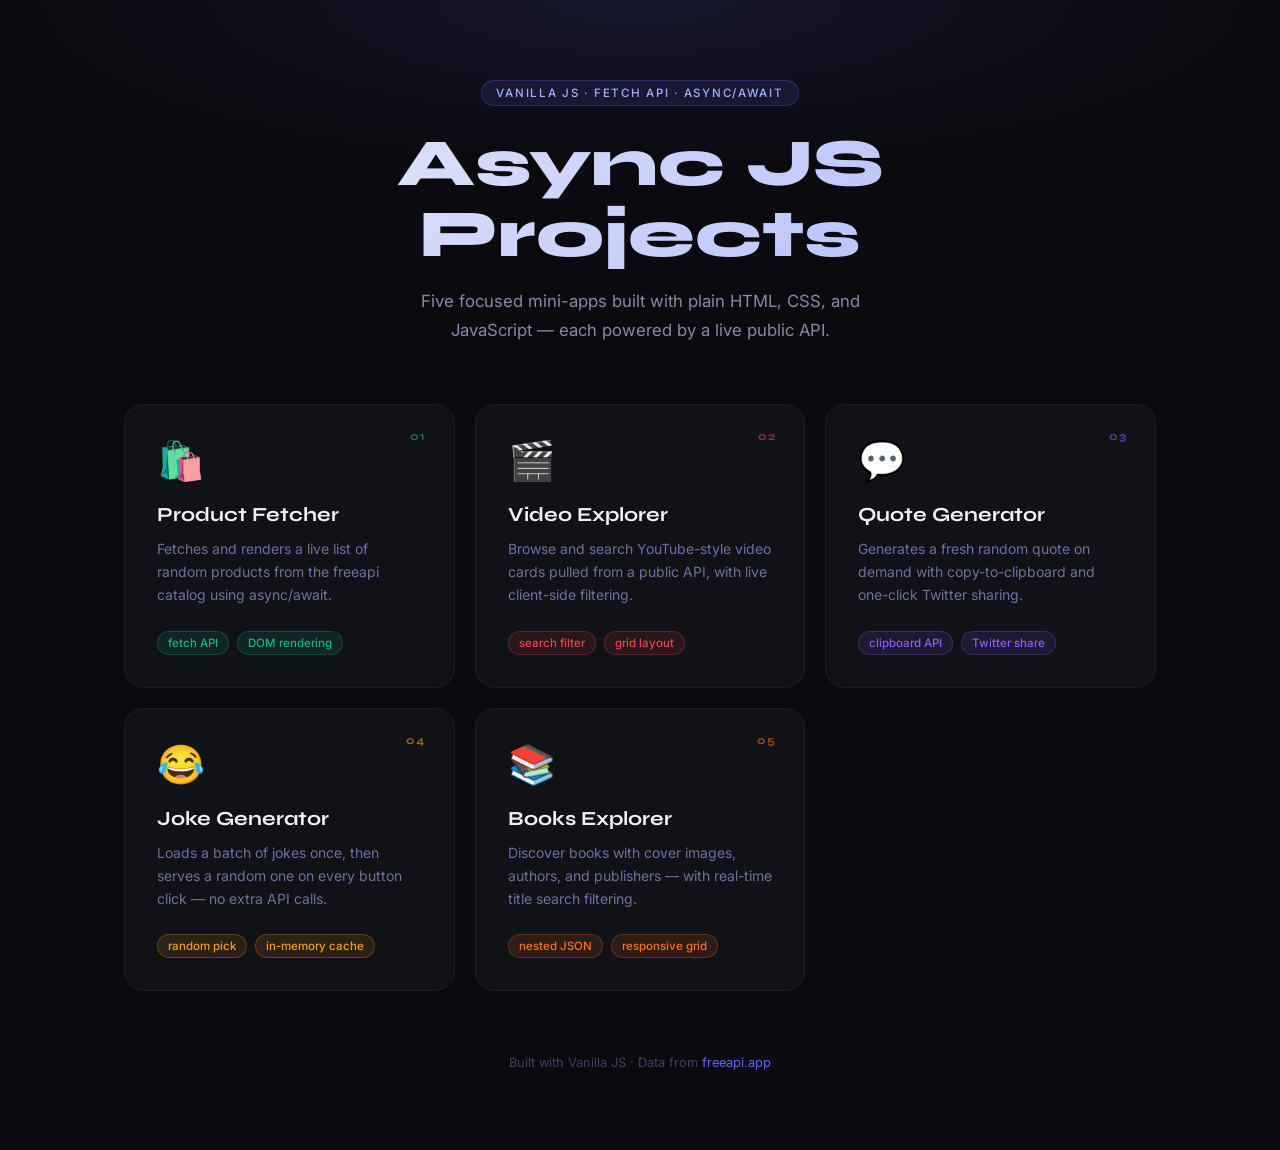
<file: index.html>
<!doctype html>
<html lang="en">
  <head>
    <meta charset="UTF-8" />
    <meta name="viewport" content="width=device-width, initial-scale=1.0" />
    <title>Async JS Projects — Hub</title>
    <link rel="preconnect" href="https://fonts.googleapis.com" />
    <link rel="preconnect" href="https://fonts.gstatic.com" crossorigin />
    <link
      href="https://fonts.googleapis.com/css2?family=Syne:wght@600;700;800&family=Inter:wght@300;400;500&display=swap"
      rel="stylesheet"
    />
    <style>
      *,
      *::before,
      *::after {
        box-sizing: border-box;
        margin: 0;
        padding: 0;
      }

      :root {
        --bg: #0a0a0f;
        --surface: #111118;
        --border: #1e1e2a;
        --text: #f0f0f8;
        --muted: #7070888;
      }

      html {
        scroll-behavior: smooth;
      }

      body {
        font-family: "Inter", sans-serif;
        background: var(--bg);
        color: var(--text);
        min-height: 100vh;
        padding: 0 0 80px;
      }

      /* ── HEADER ── */
      .hub-header {
        text-align: center;
        padding: 80px 24px 60px;
        position: relative;
      }

      .hub-header::before {
        content: "";
        position: absolute;
        inset: 0;
        background: radial-gradient(
          ellipse 70% 60% at 50% 0%,
          rgba(99, 102, 241, 0.12) 0%,
          transparent 70%
        );
        pointer-events: none;
      }

      .hub-eyebrow {
        display: inline-block;
        font-family: "Inter", sans-serif;
        font-size: 0.72rem;
        font-weight: 500;
        letter-spacing: 0.15em;
        text-transform: uppercase;
        color: #a5b4fc;
        background: rgba(99, 102, 241, 0.12);
        border: 1px solid rgba(99, 102, 241, 0.25);
        padding: 5px 14px;
        border-radius: 20px;
        margin-bottom: 22px;
      }

      .hub-title {
        font-family: "Syne", sans-serif;
        font-size: clamp(2.4rem, 6vw, 4.2rem);
        font-weight: 800;
        line-height: 1.05;
        margin-bottom: 18px;
        background: linear-gradient(135deg, #f0f0f8 0%, #a5b4fc 100%);
        -webkit-background-clip: text;
        -webkit-text-fill-color: transparent;
        background-clip: text;
      }

      .hub-subtitle {
        font-size: 1.05rem;
        color: #8888aa;
        max-width: 520px;
        margin: 0 auto;
        line-height: 1.7;
      }

      /* ── GRID ── */
      .projects-grid {
        display: grid;
        grid-template-columns: repeat(auto-fill, minmax(300px, 1fr));
        gap: 20px;
        max-width: 1080px;
        margin: 0 auto;
        padding: 0 24px;
      }

      /* ── PROJECT CARD ── */
      .project-card {
        position: relative;
        display: block;
        text-decoration: none;
        background: var(--surface);
        border: 1px solid var(--border);
        border-radius: 20px;
        padding: 32px;
        overflow: hidden;
        transition:
          transform 0.28s ease,
          box-shadow 0.28s ease,
          border-color 0.28s ease;
        cursor: pointer;
      }

      .project-card::before {
        content: "";
        position: absolute;
        inset: 0;
        opacity: 0;
        transition: opacity 0.28s ease;
        border-radius: 20px;
      }

      .project-card:hover {
        transform: translateY(-5px);
      }

      .project-card:hover::before {
        opacity: 1;
      }

      /* Per-project accent colors */
      .card--products {
        --card-accent: #10b981;
        --card-glow: rgba(16, 185, 129, 0.12);
      }
      .card--youtube {
        --card-accent: #ef4444;
        --card-glow: rgba(239, 68, 68, 0.12);
      }
      .card--quotes {
        --card-accent: #8b5cf6;
        --card-glow: rgba(139, 92, 246, 0.12);
      }
      .card--jokes {
        --card-accent: #f59e0b;
        --card-glow: rgba(245, 158, 11, 0.12);
      }
      .card--books {
        --card-accent: #f97316;
        --card-glow: rgba(249, 115, 22, 0.12);
      }

      .project-card::before {
        background: radial-gradient(
          circle at top left,
          var(--card-glow),
          transparent 65%
        );
      }
      .project-card:hover {
        border-color: var(--card-accent);
        box-shadow: 0 0 30px
          color-mix(in srgb, var(--card-accent) 15%, transparent);
      }

      .card-icon {
        font-size: 2.4rem;
        margin-bottom: 18px;
        display: block;
      }

      .card-number {
        position: absolute;
        top: 24px;
        right: 28px;
        font-family: "Syne", sans-serif;
        font-size: 0.72rem;
        font-weight: 700;
        letter-spacing: 0.1em;
        color: var(--card-accent);
        opacity: 0.6;
      }

      .card-title {
        font-family: "Syne", sans-serif;
        font-size: 1.25rem;
        font-weight: 700;
        color: var(--text);
        margin-bottom: 10px;
      }

      .card-desc {
        font-size: 0.875rem;
        color: #7070a0;
        line-height: 1.65;
        margin-bottom: 24px;
      }

      .card-tag-row {
        display: flex;
        gap: 8px;
        flex-wrap: wrap;
      }

      .card-tag {
        font-size: 0.72rem;
        font-weight: 500;
        padding: 4px 10px;
        border-radius: 20px;
        background: color-mix(in srgb, var(--card-accent) 12%, transparent);
        color: var(--card-accent);
        border: 1px solid
          color-mix(in srgb, var(--card-accent) 25%, transparent);
      }

      .card-arrow {
        position: absolute;
        bottom: 28px;
        right: 28px;
        font-size: 1rem;
        color: var(--card-accent);
        opacity: 0;
        transform: translateX(-6px);
        transition:
          opacity 0.22s ease,
          transform 0.22s ease;
      }

      .project-card:hover .card-arrow {
        opacity: 1;
        transform: translateX(0);
      }

      /* ── FOOTER ── */
      .hub-footer {
        text-align: center;
        margin-top: 64px;
        font-size: 0.8rem;
        color: #404060;
      }

      /* ── RESPONSIVE ── */
      @media (max-width: 600px) {
        .hub-header {
          padding: 60px 20px 44px;
        }
        .projects-grid {
          grid-template-columns: 1fr;
          padding: 0 16px;
          gap: 14px;
        }
        .project-card {
          padding: 26px 24px 52px;
        }
      }
    </style>
  </head>
  <body>
    <header class="hub-header">
      <span class="hub-eyebrow">Vanilla JS · Fetch API · async/await</span>
      <h1 class="hub-title">Async JS<br />Projects</h1>
      <p class="hub-subtitle">
        Five focused mini-apps built with plain HTML, CSS, and JavaScript — each
        powered by a live public API.
      </p>
    </header>

    <main class="projects-grid">
      <a
        href="./product-fetcher/index.html"
        class="project-card card--products"
      >
        <span class="card-number">01</span>
        <span class="card-icon">🛍️</span>
        <h2 class="card-title">Product Fetcher</h2>
        <p class="card-desc">
          Fetches and renders a live list of random products from the freeapi
          catalog using async/await.
        </p>
        <div class="card-tag-row">
          <span class="card-tag">fetch API</span>
          <span class="card-tag">DOM rendering</span>
        </div>
        <span class="card-arrow">→</span>
      </a>

      <a href="./video-explorer/index.html" class="project-card card--youtube">
        <span class="card-number">02</span>
        <span class="card-icon">🎬</span>
        <h2 class="card-title">Video Explorer</h2>
        <p class="card-desc">
          Browse and search YouTube-style video cards pulled from a public API,
          with live client-side filtering.
        </p>
        <div class="card-tag-row">
          <span class="card-tag">search filter</span>
          <span class="card-tag">grid layout</span>
        </div>
        <span class="card-arrow">→</span>
      </a>

      <a href="./quote-generator/index.html" class="project-card card--quotes">
        <span class="card-number">03</span>
        <span class="card-icon">💬</span>
        <h2 class="card-title">Quote Generator</h2>
        <p class="card-desc">
          Generates a fresh random quote on demand with copy-to-clipboard and
          one-click Twitter sharing.
        </p>
        <div class="card-tag-row">
          <span class="card-tag">clipboard API</span>
          <span class="card-tag">Twitter share</span>
        </div>
        <span class="card-arrow">→</span>
      </a>

      <a href="./joke-generator/index.html" class="project-card card--jokes">
        <span class="card-number">04</span>
        <span class="card-icon">😂</span>
        <h2 class="card-title">Joke Generator</h2>
        <p class="card-desc">
          Loads a batch of jokes once, then serves a random one on every button
          click — no extra API calls.
        </p>
        <div class="card-tag-row">
          <span class="card-tag">random pick</span>
          <span class="card-tag">in-memory cache</span>
        </div>
        <span class="card-arrow">→</span>
      </a>

      <a href="./books-explorer/index.html" class="project-card card--books">
        <span class="card-number">05</span>
        <span class="card-icon">📚</span>
        <h2 class="card-title">Books Explorer</h2>
        <p class="card-desc">
          Discover books with cover images, authors, and publishers — with
          real-time title search filtering.
        </p>
        <div class="card-tag-row">
          <span class="card-tag">nested JSON</span>
          <span class="card-tag">responsive grid</span>
        </div>
        <span class="card-arrow">→</span>
      </a>
    </main>

    <footer class="hub-footer">
      <p>
        Built with Vanilla JS · Data from
        <a
          href="https://freeapi.app"
          style="color: #6366f1; text-decoration: none"
          >freeapi.app</a
        >
      </p>
    </footer>
  </body>
</html>
</file>
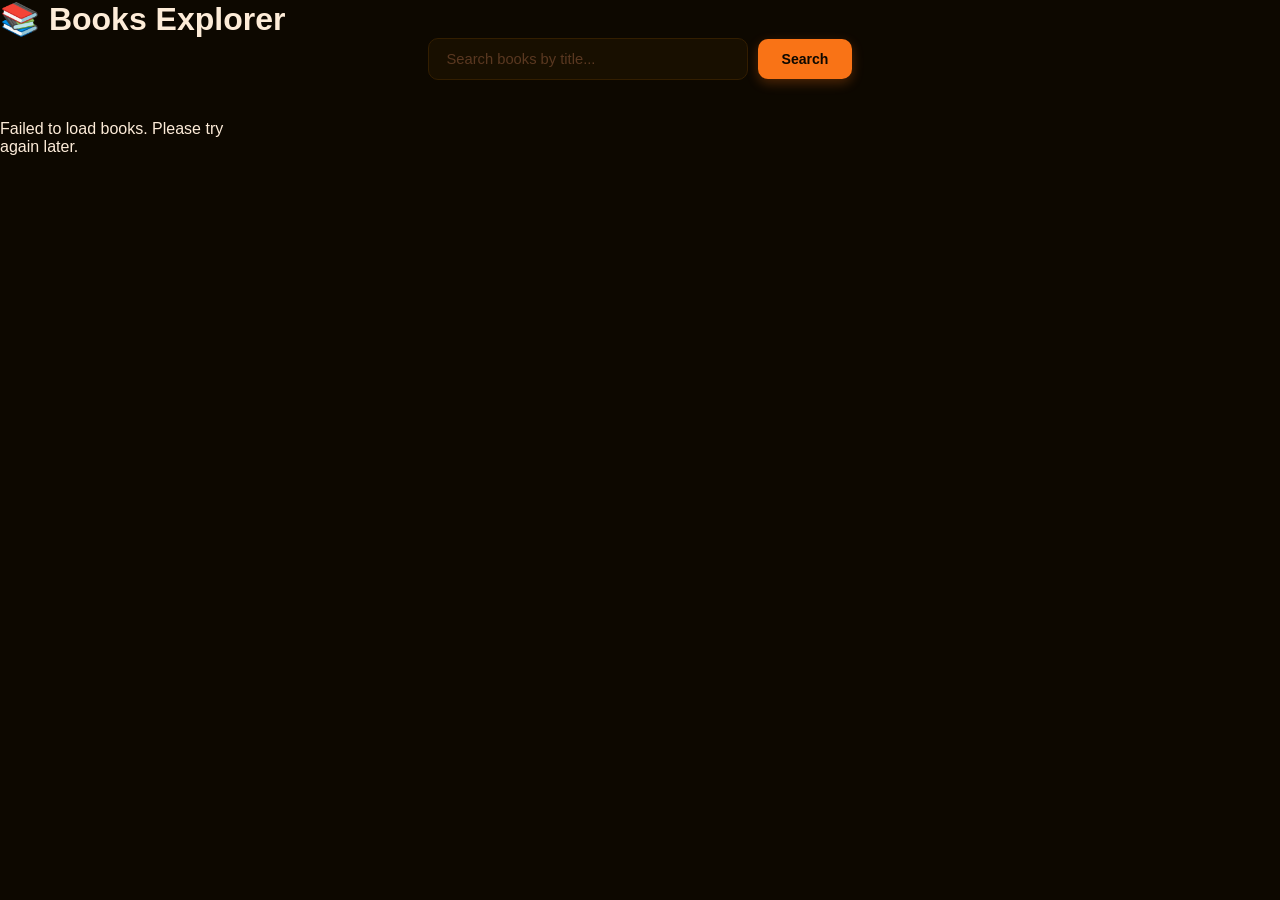
<file: books-explorer/index.html>
<!doctype html>
<html lang="en">
  <head>
    <meta charset="UTF-8" />
    <meta name="viewport" content="width=device-width, initial-scale=1.0" />
    <title>📚 Books Explorer</title>
    <link rel="stylesheet" href="./style.css" />
  </head>
  <body>
    <h1>📚 Books Explorer</h1>

    <div class="search-bar">
      <input id="query" type="text" placeholder="Search books by title..." />
      <button id="searchbtn">Search</button>
    </div>

    <div id="container"></div>

    <script src="./app.js"></script>
  </body>
</html>
</file>
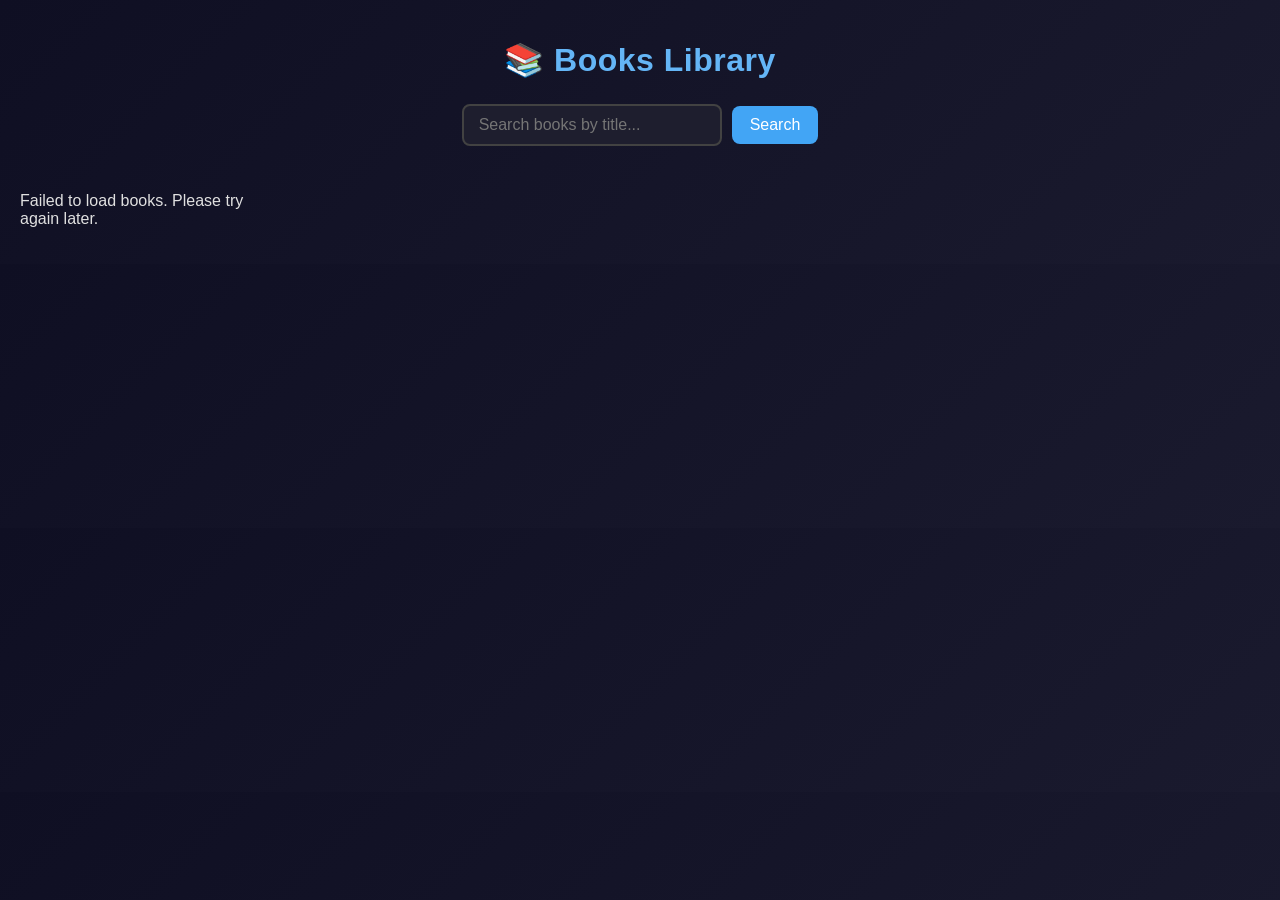
<file: books-library/index.html>
<!doctype html>
<html lang="en">
  <head>
    <meta charset="UTF-8" />
    <meta name="viewport" content="width=device-width, initial-scale=1.0" />
    <title>📚 Books Library</title>
    <link rel="stylesheet" href="./style.css" />
  </head>
  <body>
    <h1>📚 Books Library</h1>

    <div class="search-bar">
      <input id="query" type="text" placeholder="Search books by title..." />
      <button id="searchbtn">Search</button>
    </div>

    <div id="container"></div>

    <script src="./app.js"></script>
  </body>
</html>
</file>
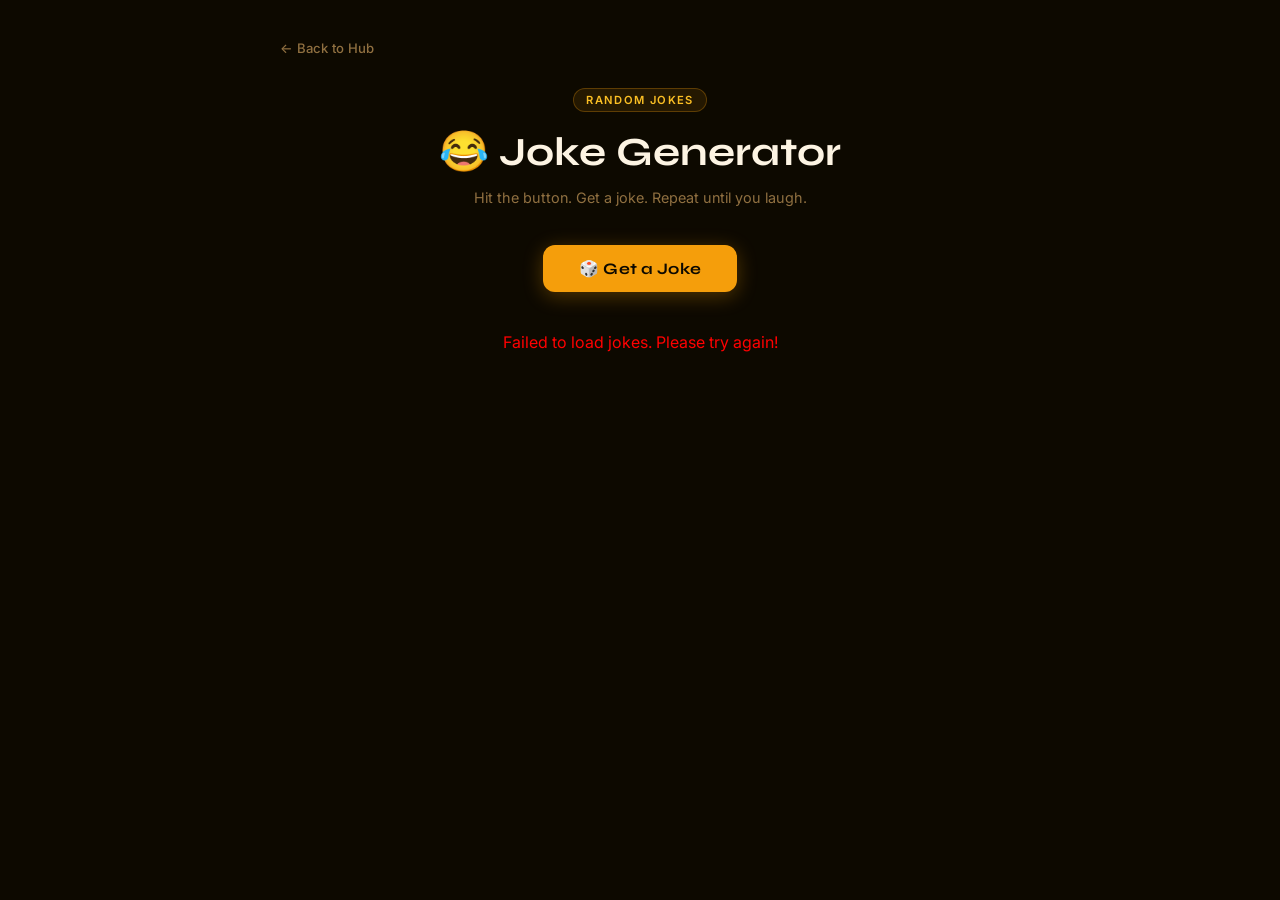
<file: joke-generator/index.html>
<!doctype html>
<html lang="en">
  <head>
    <meta charset="UTF-8" />
    <meta name="viewport" content="width=device-width, initial-scale=1.0" />
    <title>Joke Generator</title>
    <link rel="preconnect" href="https://fonts.googleapis.com" />
    <link rel="preconnect" href="https://fonts.gstatic.com" crossorigin />
    <link
      href="https://fonts.googleapis.com/css2?family=Syne:wght@600;700&family=Inter:wght@400;500;600&display=swap"
      rel="stylesheet"
    />
    <link rel="stylesheet" href="./style.css" />
  </head>
  <body>
    <div class="page-wrapper">
      <a href="../index.html" class="back-link">← Back to Hub</a>

      <header class="page-header">
        <div class="header-badge">Random Jokes</div>
        <h1>😂 Joke Generator</h1>
        <p class="header-sub">
          Hit the button. Get a joke. Repeat until you laugh.
        </p>
      </header>

      <button id="jokebtn">🎲 Get a Joke</button>

      <div id="jokeContainer"></div>
    </div>

    <script src="./app.js"></script>
  </body>
</html>
</file>
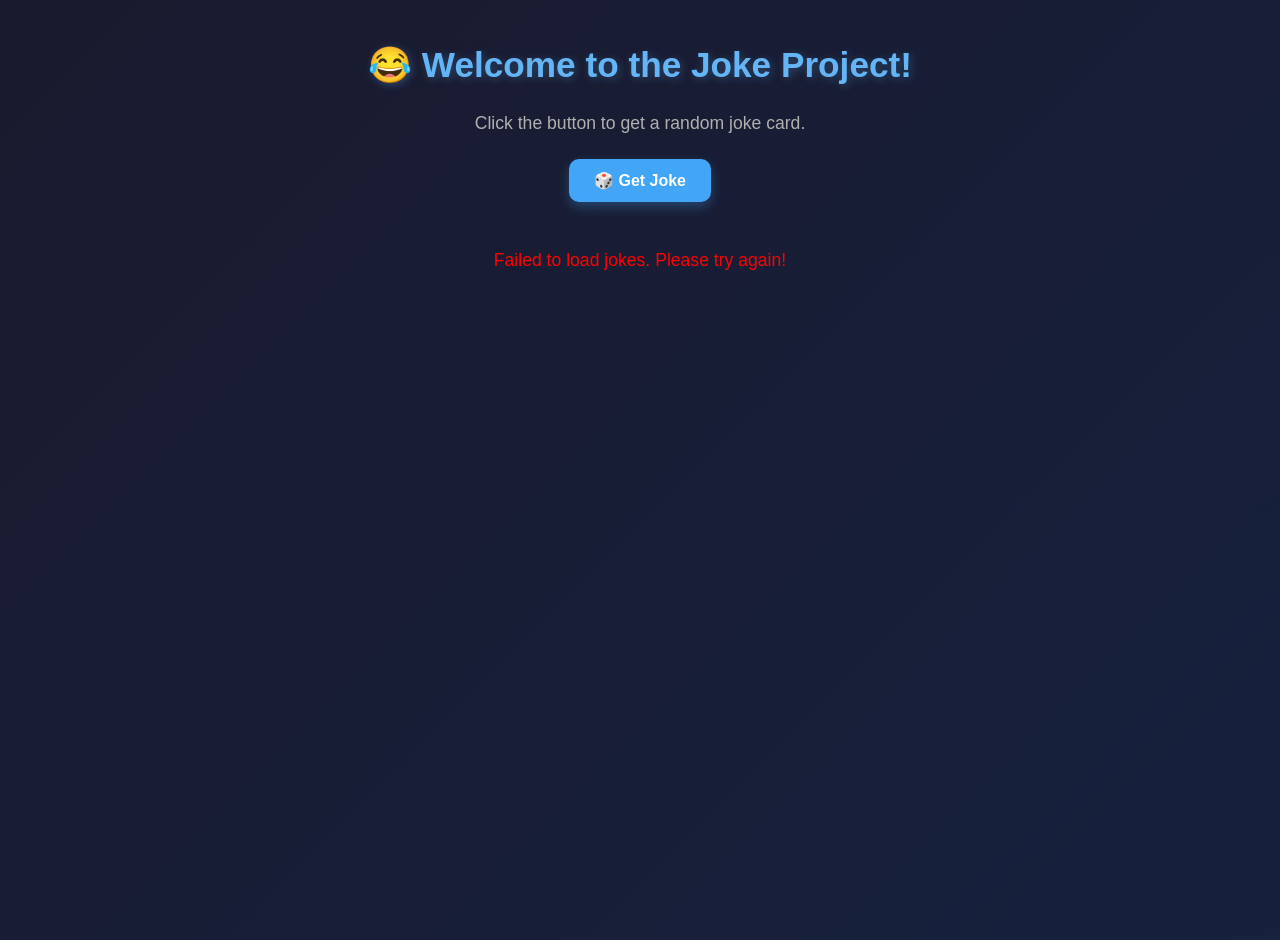
<file: joke-project/index.html>
<!doctype html>
<html lang="en">
  <head>
    <meta charset="UTF-8" />
    <meta name="viewport" content="width=device-width, initial-scale=1.0" />
    <title>Joke Project</title>
    <link rel="stylesheet" href="./style.css" />
  </head>
  <body>
    <h1>😂 Welcome to the Joke Project!</h1>
    <p>Click the button to get a random joke card.</p>
    <button id="jokebtn">🎲 Get Joke</button>

    <div id="jokeContainer"></div>

    <script src="./app.js"></script>
  </body>
</html>
</file>
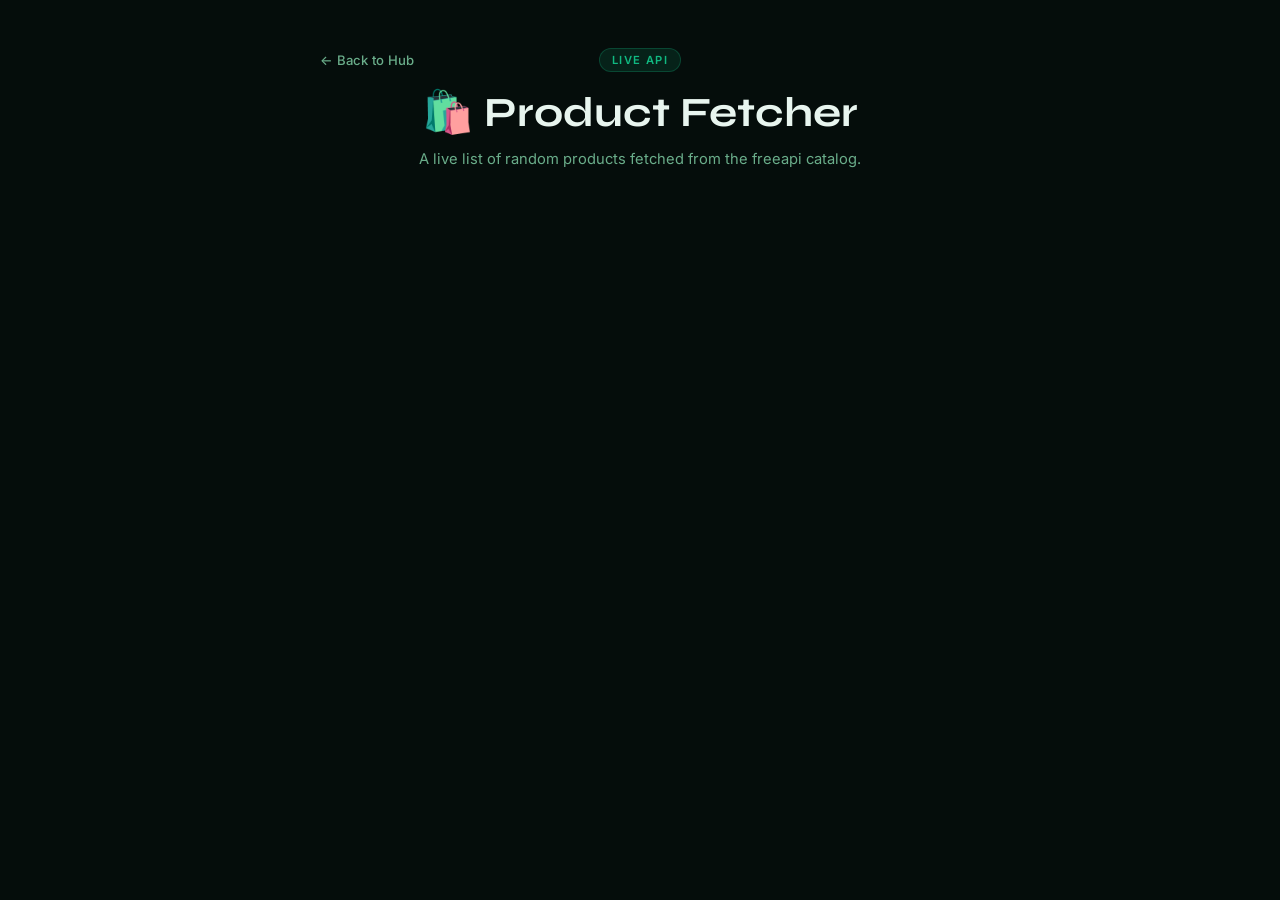
<file: product-fetcher/index.html>
<!doctype html>
<html lang="en">
  <head>
    <meta charset="UTF-8" />
    <meta name="viewport" content="width=device-width, initial-scale=1.0" />
    <title>Product Fetcher</title>
    <link rel="preconnect" href="https://fonts.googleapis.com" />
    <link rel="preconnect" href="https://fonts.gstatic.com" crossorigin />
    <link
      href="https://fonts.googleapis.com/css2?family=Syne:wght@600;700&family=Inter:wght@400;500;600&display=swap"
      rel="stylesheet"
    />
    <link rel="stylesheet" href="./style.css" />
  </head>
  <body>
    <div class="page-wrapper">
      <header class="page-header">
        <a href="../index.html" class="back-link">← Back to Hub</a>
        <div class="header-badge">Live API</div>
        <h1>🛍️ Product Fetcher</h1>
        <p class="header-sub">
          A live list of random products fetched from the freeapi catalog.
        </p>
      </header>

      <main class="main-content">
        <ul id="ul"></ul>
      </main>
    </div>

    <script src="./app.js"></script>
  </body>
</html>
</file>
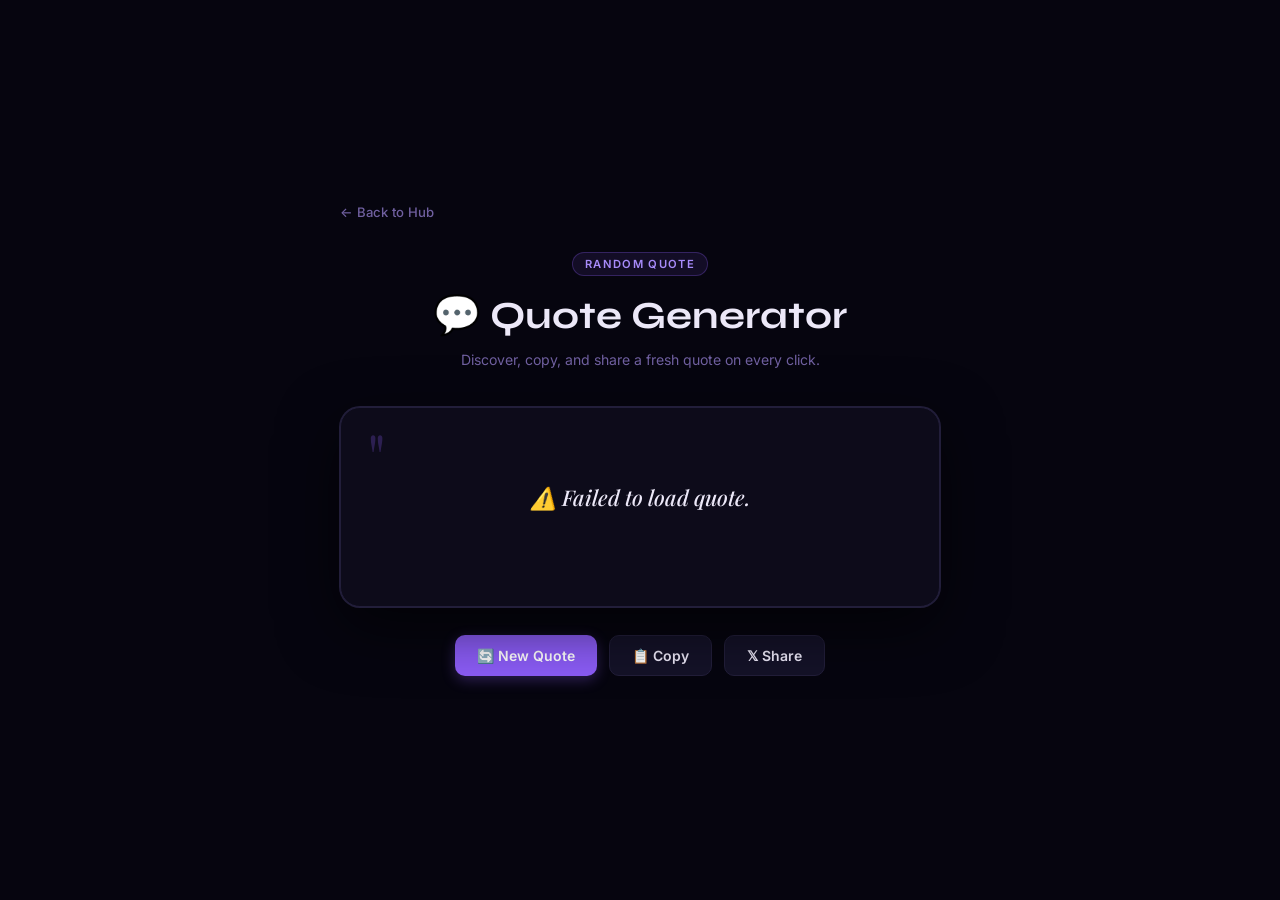
<file: quote-generator/index.html>
<!doctype html>
<html lang="en">
  <head>
    <meta charset="UTF-8" />
    <meta name="viewport" content="width=device-width, initial-scale=1.0" />
    <title>Quote Generator</title>
    <link rel="preconnect" href="https://fonts.googleapis.com" />
    <link rel="preconnect" href="https://fonts.gstatic.com" crossorigin />
    <link
      href="https://fonts.googleapis.com/css2?family=Syne:wght@600;700&family=Playfair+Display:ital,wght@0,600;1,500&family=Inter:wght@400;500;600&display=swap"
      rel="stylesheet"
    />
    <link rel="stylesheet" href="./style.css" />
  </head>
  <body>
    <div class="page-wrapper">
      <a href="../index.html" class="back-link">← Back to Hub</a>

      <header class="page-header">
        <div class="header-badge">Random Quote</div>
        <h1>💬 Quote Generator</h1>
        <p class="header-sub">
          Discover, copy, and share a fresh quote on every click.
        </p>
      </header>

      <div id="container" class="quote-card"></div>

      <div class="btn-box">
        <button id="btn">🔄 New Quote</button>
        <button id="copyBtn">📋 Copy</button>
        <button id="twitterBtn">𝕏 Share</button>
      </div>
    </div>

    <script src="./app.js"></script>
  </body>
</html>
</file>
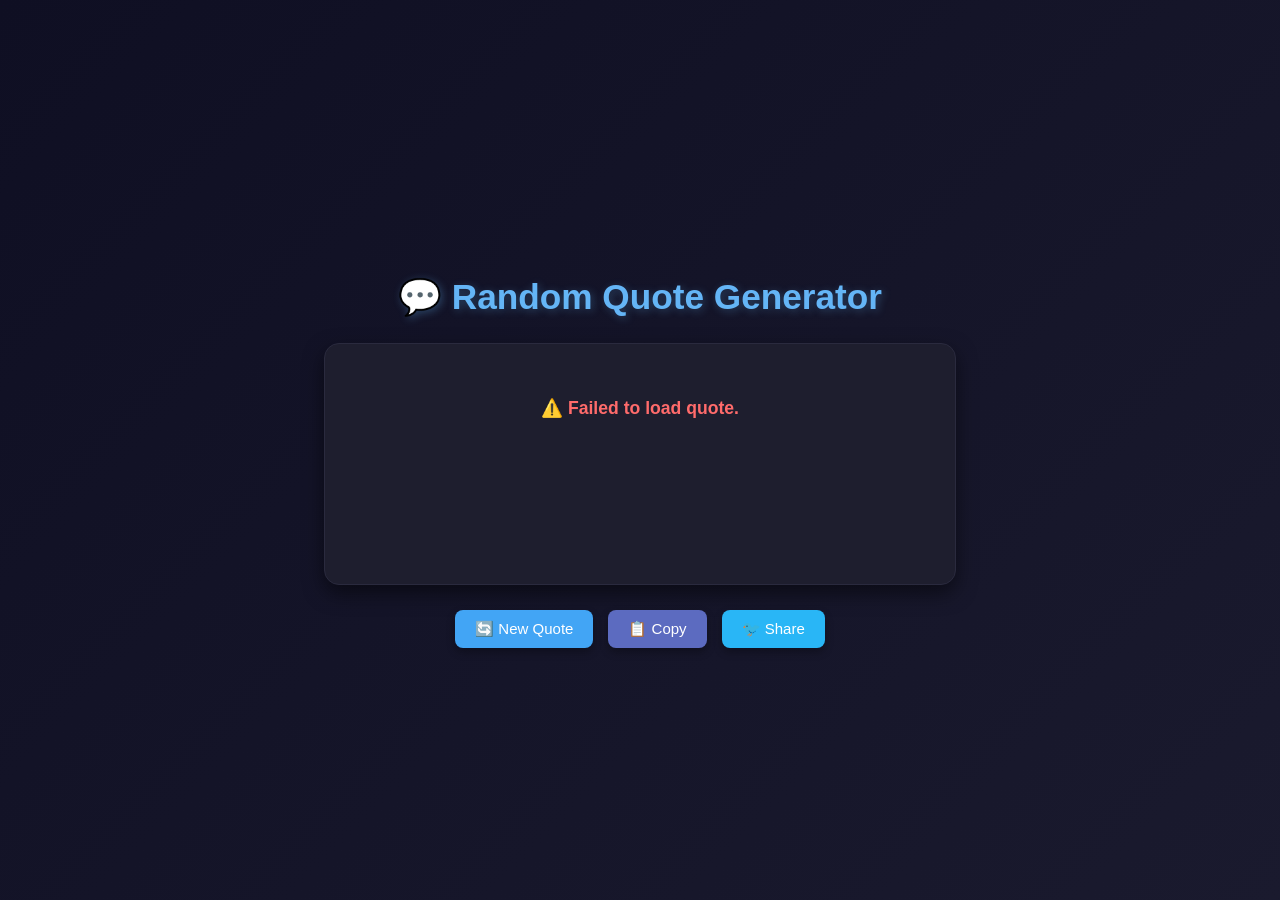
<file: random-quote/index.html>
<!doctype html>
<html lang="en">
  <head>
    <meta charset="UTF-8" />
    <meta name="viewport" content="width=device-width, initial-scale=1.0" />
    <title>Random Quote</title>
    <link rel="stylesheet" href="./style.css" />
  </head>
  <body>
    <h1>💬 Random Quote Generator</h1>

    <div id="container"></div>

    <div class="btn-box">
      <button id="btn">🔄 New Quote</button>
      <button id="copyBtn">📋 Copy</button>
      <button id="twitterBtn">🐦 Share</button>
    </div>

    <script src="./app.js"></script>
  </body>
</html>
</file>
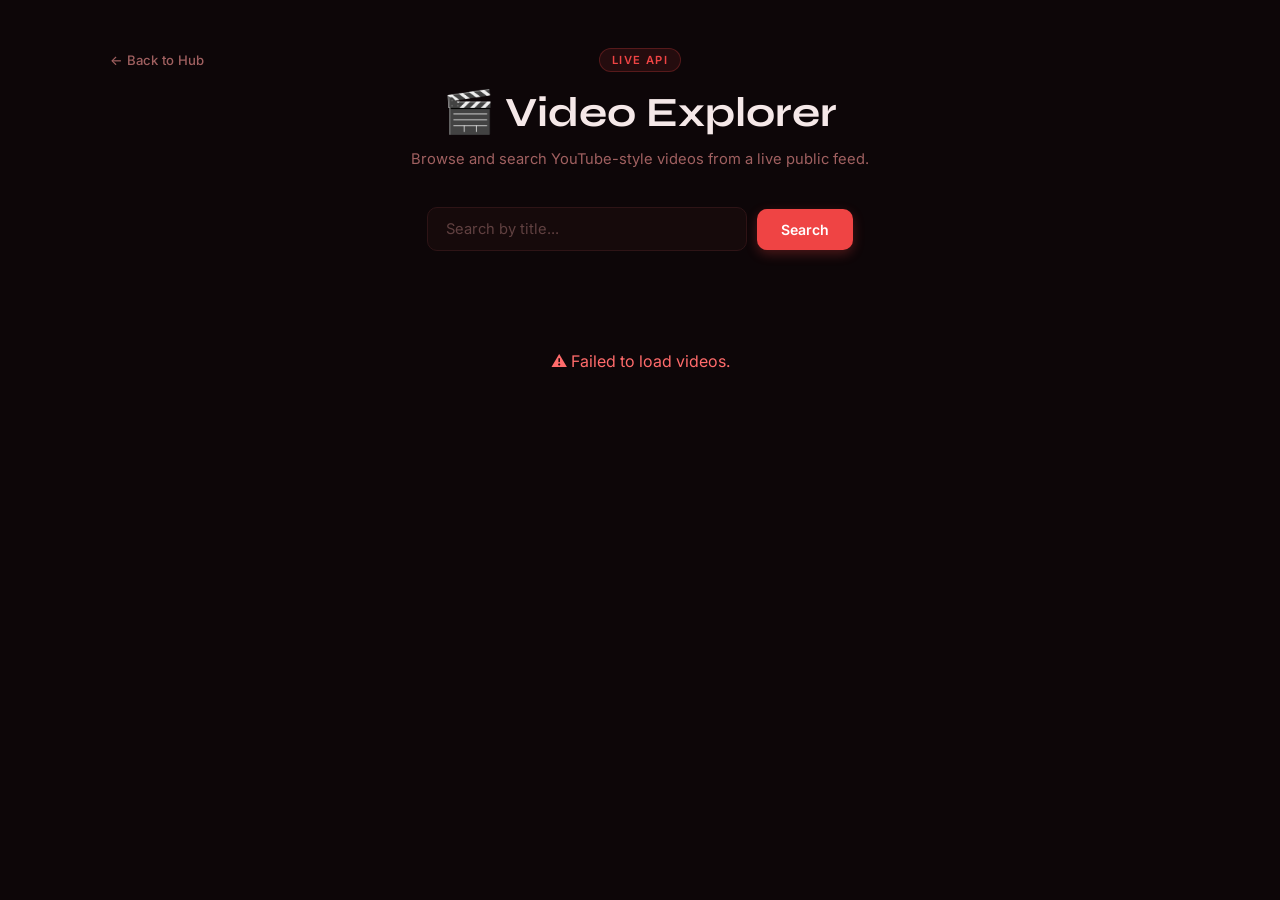
<file: video-explorer/index.html>
<!doctype html>
<html lang="en">
  <head>
    <meta charset="UTF-8" />
    <meta name="viewport" content="width=device-width, initial-scale=1.0" />
    <title>Video Explorer</title>
    <link rel="preconnect" href="https://fonts.googleapis.com" />
    <link rel="preconnect" href="https://fonts.gstatic.com" crossorigin />
    <link
      href="https://fonts.googleapis.com/css2?family=Syne:wght@600;700&family=Inter:wght@400;500;600&display=swap"
      rel="stylesheet"
    />
    <link rel="stylesheet" href="./style.css" />
  </head>
  <body>
    <div class="page-wrapper">
      <header class="page-header">
        <a href="../index.html" class="back-link">← Back to Hub</a>
        <div class="header-badge">Live API</div>
        <h1>🎬 Video Explorer</h1>
        <p class="header-sub">
          Browse and search YouTube-style videos from a live public feed.
        </p>
      </header>

      <div class="search-box">
        <input
          id="query"
          type="text"
          placeholder="Search by title..."
          autocomplete="off"
        />
        <button id="searchbtn">Search</button>
      </div>

      <main id="video-container"></main>
    </div>

    <script src="./app.js"></script>
  </body>
</html>
</file>
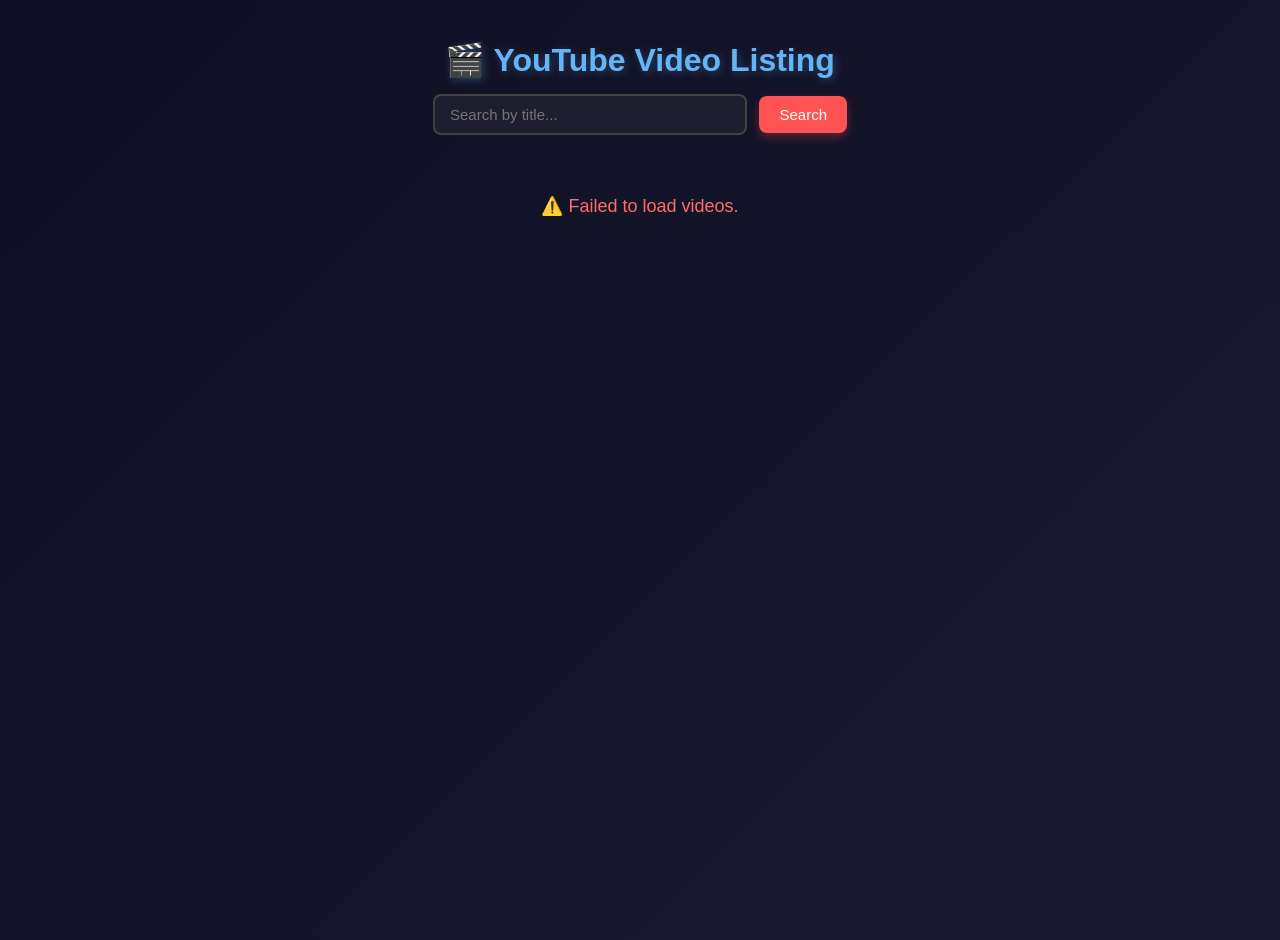
<file: video-listing/index.html>
<!doctype html>
<html lang="en">
  <head>
    <meta charset="UTF-8" />
    <meta name="viewport" content="width=device-width, initial-scale=1.0" />
    <title>YouTube Video Listing</title>
    <link rel="stylesheet" href="./style.css" />
  </head>
  <body>
    <h1>🎬 YouTube Video Listing</h1>

    <div class="search-box">
      <input id="query" type="text" placeholder="Search by title..." />
      <button id="searchbtn">Search</button>
    </div>

    <div id="video-container"></div>

    <script src="./app.js"></script>
  </body>
</html>
</file>
<file: books-explorer/style.css>
/* ── RESET & BASE ── */
*,
*::before,
*::after {
  box-sizing: border-box;
  margin: 0;
  padding: 0;
}

:root {
  --bg: #0d0800;
  --surface: #180f00;
  --surface-2: #221500;
  --border: #331e00;
  --accent: #f97316;
  --accent-2: #fb923c;
  --accent-dim: rgba(249, 115, 22, 0.1);
  --accent-glow: rgba(249, 115, 22, 0.18);
  --text: #fdecd8;
  --muted: #9a6840;
}

html {
  scroll-behavior: smooth;
}

body {
  font-family: "Inter", sans-serif;
  background: var(--bg);
  color: var(--text);
  min-height: 100vh;
  padding: 0 0 80px;
}

/* ── PAGE WRAPPER ── */
.page-wrapper {
  max-width: 1100px;
  margin: 0 auto;
  padding: 0 20px;
}

/* ── HEADER ── */
.page-header {
  padding: 48px 0 36px;
  text-align: center;
  position: relative;
}

.back-link {
  position: absolute;
  top: 52px;
  left: 0;
  font-size: 0.82rem;
  color: var(--muted);
  text-decoration: none;
  font-weight: 500;
  transition: color 0.2s;
}

.back-link:hover {
  color: var(--accent-2);
}

.header-badge {
  display: inline-block;
  font-size: 0.7rem;
  font-weight: 600;
  letter-spacing: 0.12em;
  text-transform: uppercase;
  color: var(--accent-2);
  background: var(--accent-dim);
  border: 1px solid rgba(249, 115, 22, 0.28);
  padding: 4px 12px;
  border-radius: 20px;
  margin-bottom: 16px;
}

.page-header h1 {
  font-family: "Syne", sans-serif;
  font-size: clamp(1.8rem, 5vw, 2.6rem);
  font-weight: 700;
  color: var(--text);
  margin-bottom: 10px;
  line-height: 1.2;
}

.header-sub {
  font-size: 0.92rem;
  color: var(--muted);
  line-height: 1.6;
}

/* ── SEARCH BAR ── */
.search-bar {
  display: flex;
  justify-content: center;
  align-items: center;
  gap: 10px;
  margin-bottom: 40px;
  flex-wrap: wrap;
}

#query {
  padding: 12px 18px;
  width: min(320px, 100%);
  font-family: "Inter", sans-serif;
  font-size: 0.92rem;
  border: 1px solid var(--border);
  border-radius: 10px;
  outline: none;
  background: var(--surface);
  color: var(--text);
  transition:
    border-color 0.2s,
    box-shadow 0.2s;
}

#query::placeholder {
  color: #5a3820;
}

#query:focus {
  border-color: var(--accent);
  box-shadow: 0 0 0 3px rgba(249, 115, 22, 0.12);
}

#searchbtn {
  padding: 12px 24px;
  font-family: "Inter", sans-serif;
  font-size: 0.88rem;
  font-weight: 600;
  background: var(--accent);
  color: #0d0800;
  border: none;
  border-radius: 10px;
  cursor: pointer;
  transition:
    opacity 0.2s,
    transform 0.2s,
    box-shadow 0.2s;
  box-shadow: 0 4px 12px rgba(249, 115, 22, 0.28);
  white-space: nowrap;
}

#searchbtn:hover {
  opacity: 0.88;
  transform: translateY(-2px);
  box-shadow: 0 6px 18px rgba(249, 115, 22, 0.38);
}

/* ── BOOK GRID ── */
#container {
  display: grid;
  grid-template-columns: repeat(auto-fill, minmax(200px, 1fr));
  gap: 22px;
}

/* ── BOOK CARD ── */
.book-card {
  background: var(--surface);
  border: 1px solid var(--border);
  border-radius: 14px;
  overflow: hidden;
  transition:
    transform 0.24s ease,
    box-shadow 0.24s ease,
    border-color 0.24s ease;
}

.book-card:hover {
  transform: translateY(-5px);
  border-color: var(--accent);
  box-shadow: 0 8px 28px var(--accent-glow);
}

.book-card img {
  width: 100%;
  aspect-ratio: 3 / 4;
  object-fit: cover;
  display: block;
  background: var(--surface-2);
}

/* ── BOOK INFO ── */
.book-info {
  padding: 16px;
}

.book-info h3 {
  font-family: "Syne", sans-serif;
  font-size: 0.95rem;
  font-weight: 700;
  color: var(--accent-2);
  margin-bottom: 10px;
  line-height: 1.35;
  display: -webkit-box;
  line-clamp: 2;
  -webkit-box-orient: vertical;
  overflow: hidden;
}

.book-info p {
  font-size: 0.78rem;
  color: var(--muted);
  margin-bottom: 4px;
  line-height: 1.5;
}

.book-info p strong {
  color: #c07848;
  font-weight: 600;
}

/* ── STATES ── */
.message {
  grid-column: 1 / -1;
  text-align: center;
  font-size: 1rem;
  color: #6a4020;
  padding: 60px 0;
}

/* ── RESPONSIVE ── */
@media (max-width: 600px) {
  .back-link {
    position: static;
    display: block;
    margin-bottom: 20px;
    text-align: left;
  }
  .page-header {
    padding-top: 28px;
  }
  #container {
    grid-template-columns: repeat(2, 1fr);
    gap: 14px;
  }
}

@media (max-width: 380px) {
  #container {
    grid-template-columns: 1fr;
  }
}
</file>
<file: books-library/style.css>
* {
  box-sizing: border-box;
}

body {
  font-family: "Segoe UI", Tahoma, Geneva, Verdana, sans-serif;
  background: linear-gradient(135deg, #0f0f23, #1a1a2e);
  margin: 0;
  padding: 20px;
  color: #e0e0e0;
}

h1 {
  text-align: center;
  margin-bottom: 25px;
  font-size: 2rem;
  color: #64b5f6;
  letter-spacing: 0.5px;
}

.search-bar {
  display: flex;
  justify-content: center;
  align-items: center;
  gap: 10px;
  margin-bottom: 30px;
}

#query {
  padding: 10px 15px;
  width: 260px;
  font-size: 16px;
  border: 2px solid #424242;
  border-radius: 8px;
  outline: none;
  transition: 0.3s ease;
  background-color: #1e1e2e;
  color: #e0e0e0;
}

#query:focus {
  border-color: #64b5f6;
  box-shadow: 0 0 8px rgba(100, 181, 246, 0.5);
}

#searchbtn {
  background-color: #42a5f5;
  color: white;
  border: none;
  padding: 10px 18px;
  border-radius: 8px;
  font-size: 16px;
  cursor: pointer;
  transition:
    background-color 0.3s,
    transform 0.2s;
}

#searchbtn:hover {
  background-color: #1e88e5;
  transform: translateY(-2px);
}

#container {
  display: grid;
  grid-template-columns: repeat(auto-fill, minmax(220px, 1fr));
  gap: 25px;
}

.book-card {
  background-color: #1e1e2e;
  border-radius: 12px;
  box-shadow: 0 4px 15px rgba(0, 0, 0, 0.5);
  overflow: hidden;
  transition:
    transform 0.25s ease,
    box-shadow 0.25s ease;
  border: 1px solid #2a2a3e;
}

.book-card:hover {
  transform: translateY(-6px);
  box-shadow: 0 8px 25px rgba(100, 181, 246, 0.3);
}

.book-card img {
  width: 100%;
  height: 250px;
  object-fit: cover;
  background-color: #2a2a3e;
}

.book-info {
  padding: 15px;
}

.book-info h3 {
  font-size: 18px;
  margin-bottom: 8px;
  color: #64b5f6;
  font-weight: 600;
}

.book-info p {
  margin: 4px 0;
  font-size: 14px;
  color: #b0b0b0;
}

.message {
  grid-column: 1 / -1;
  text-align: center;
  font-size: 18px;
  color: #9e9e9e;
}
</file>
<file: joke-generator/style.css>
/* ── RESET & BASE ── */
*,
*::before,
*::after {
  box-sizing: border-box;
  margin: 0;
  padding: 0;
}

:root {
  --bg: #0d0900;
  --surface: #191100;
  --surface-2: #221800;
  --border: #332200;
  --accent: #f59e0b;
  --accent-2: #fbbf24;
  --accent-dim: rgba(245, 158, 11, 0.1);
  --accent-glow: rgba(245, 158, 11, 0.2);
  --text: #fdf4e3;
  --muted: #907040;
}

html {
  scroll-behavior: smooth;
}

body {
  font-family: "Inter", sans-serif;
  background: var(--bg);
  color: var(--text);
  min-height: 100vh;
  display: flex;
  align-items: flex-start;
  justify-content: center;
  padding: 40px 20px 80px;
}

/* ── PAGE WRAPPER ── */
.page-wrapper {
  width: min(720px, 100%);
  display: flex;
  flex-direction: column;
  align-items: center;
}

/* ── BACK LINK ── */
.back-link {
  align-self: flex-start;
  font-size: 0.82rem;
  color: var(--muted);
  text-decoration: none;
  font-weight: 500;
  margin-bottom: 32px;
  transition: color 0.2s;
}

.back-link:hover {
  color: var(--accent-2);
}

/* ── HEADER ── */
.page-header {
  text-align: center;
  margin-bottom: 36px;
}

.header-badge {
  display: inline-block;
  font-size: 0.7rem;
  font-weight: 600;
  letter-spacing: 0.12em;
  text-transform: uppercase;
  color: var(--accent-2);
  background: var(--accent-dim);
  border: 1px solid rgba(245, 158, 11, 0.28);
  padding: 4px 12px;
  border-radius: 20px;
  margin-bottom: 16px;
}

.page-header h1 {
  font-family: "Syne", sans-serif;
  font-size: clamp(1.8rem, 5vw, 2.5rem);
  font-weight: 700;
  color: var(--text);
  margin-bottom: 10px;
}

.header-sub {
  font-size: 0.9rem;
  color: var(--muted);
  line-height: 1.6;
}

/* ── GET JOKE BUTTON ── */
#jokebtn {
  font-family: "Syne", sans-serif;
  font-size: 1rem;
  font-weight: 700;
  letter-spacing: 0.01em;
  padding: 14px 36px;
  background: var(--accent);
  color: #0d0900;
  border: none;
  border-radius: 12px;
  cursor: pointer;
  margin-bottom: 40px;
  box-shadow: 0 4px 20px rgba(245, 158, 11, 0.3);
  transition:
    transform 0.22s ease,
    box-shadow 0.22s ease;
}

#jokebtn:hover {
  transform: translateY(-3px) scale(1.02);
  box-shadow: 0 8px 28px rgba(245, 158, 11, 0.4);
}

#jokebtn:active {
  transform: scale(0.98);
}

/* ── JOKE CONTAINER ── */
#jokeContainer {
  width: 100%;
  display: flex;
  flex-wrap: wrap;
  justify-content: center;
  gap: 16px;
}

/* ── JOKE CARD ── */
.jokeCard {
  background: var(--surface);
  border: 1px solid var(--border);
  border-radius: 16px;
  padding: 28px 26px;
  width: min(360px, 100%);
  font-size: 1rem;
  font-weight: 400;
  color: var(--text);
  line-height: 1.7;
  text-align: center;
  box-shadow: 0 4px 20px rgba(0, 0, 0, 0.5);
  transition:
    transform 0.24s ease,
    border-color 0.24s ease,
    box-shadow 0.24s ease;
  animation: pop-in 0.3s cubic-bezier(0.175, 0.885, 0.32, 1.275) both;
  position: relative;
}

.jokeCard::before {
  content: "🎭";
  position: absolute;
  top: -16px;
  left: 50%;
  transform: translateX(-50%);
  font-size: 1.6rem;
  filter: drop-shadow(0 2px 6px rgba(245, 158, 11, 0.4));
}

.jokeCard:hover {
  transform: translateY(-4px);
  border-color: var(--accent);
  box-shadow: 0 8px 28px var(--accent-glow);
}

@keyframes pop-in {
  from {
    opacity: 0;
    transform: scale(0.88) translateY(12px);
  }
  to {
    opacity: 1;
    transform: scale(1) translateY(0);
  }
}

/* ── RESPONSIVE ── */
@media (max-width: 480px) {
  .jokeCard {
    width: 100%;
  }
  #jokebtn {
    width: 100%;
  }
}
</file>
<file: joke-project/style.css>
body {
  font-family: "Poppins", sans-serif;
  background: linear-gradient(135deg, #1a1a2e, #16213e);
  margin: 0;
  padding: 20px;
  text-align: center;
  min-height: 100vh;
  display: flex;
  flex-direction: column;
  align-items: center;
  justify-content: flex-start;
}

h1 {
  color: #64b5f6;
  font-size: 2.2rem;
  margin-bottom: 10px;
  text-shadow: 2px 2px 8px rgba(100, 181, 246, 0.3);
}

p {
  color: #b0b0b0;
  margin-bottom: 25px;
  font-size: 1.1rem;
}

button {
  padding: 12px 25px;
  font-size: 16px;
  font-weight: 600;
  cursor: pointer;
  background: #42a5f5;
  color: #fff;
  border: none;
  border-radius: 10px;
  box-shadow: 0 5px 12px rgba(66, 165, 245, 0.3);
  transition: all 0.3s ease;
}

button:hover {
  background: #1e88e5;
  transform: translateY(-2px);
  box-shadow: 0 8px 15px rgba(66, 165, 245, 0.5);
}

#jokeContainer {
  display: flex;
  flex-wrap: wrap;
  justify-content: center;
  gap: 20px;
  margin-top: 30px;
  width: 100%;
  max-width: 900px;
}

.jokeCard {
  background: #1e1e2e;
  border: 1px solid #2a2a3e;
  border-radius: 15px;
  padding: 20px 25px;
  width: 250px;
  min-height: 100px;
  display: flex;
  align-items: center;
  justify-content: center;
  text-align: center;
  font-size: 1.05rem;
  color: #e0e0e0;
  box-shadow: 0 6px 20px rgba(0, 0, 0, 0.5);
  transition:
    transform 0.3s,
    box-shadow 0.3s;
}

.jokeCard:hover {
  transform: translateY(-5px) scale(1.02);
  box-shadow: 0 12px 25px rgba(100, 181, 246, 0.4);
}
</file>
<file: product-fetcher/style.css>
/* ── RESET & BASE ── */
*,
*::before,
*::after {
  box-sizing: border-box;
  margin: 0;
  padding: 0;
}

:root {
  --bg: #050d0b;
  --surface: #0b1a14;
  --surface-2: #0f2018;
  --border: #163325;
  --accent: #10b981;
  --accent-dim: rgba(16, 185, 129, 0.12);
  --accent-glow: rgba(16, 185, 129, 0.2);
  --text: #e8f5ef;
  --muted: #6aad8a;
}

html {
  scroll-behavior: smooth;
}

body {
  font-family: "Inter", sans-serif;
  background: var(--bg);
  color: var(--text);
  min-height: 100vh;
  padding: 0 0 80px;
}

/* ── PAGE WRAPPER ── */
.page-wrapper {
  max-width: 680px;
  margin: 0 auto;
  padding: 0 20px;
}

/* ── HEADER ── */
.page-header {
  padding: 48px 0 40px;
  text-align: center;
  position: relative;
}

.back-link {
  position: absolute;
  top: 52px;
  left: 0;
  font-size: 0.82rem;
  color: var(--muted);
  text-decoration: none;
  font-weight: 500;
  transition: color 0.2s;
}

.back-link:hover {
  color: var(--accent);
}

.header-badge {
  display: inline-block;
  font-size: 0.7rem;
  font-weight: 600;
  letter-spacing: 0.12em;
  text-transform: uppercase;
  color: var(--accent);
  background: var(--accent-dim);
  border: 1px solid rgba(16, 185, 129, 0.25);
  padding: 4px 12px;
  border-radius: 20px;
  margin-bottom: 16px;
}

.page-header h1 {
  font-family: "Syne", sans-serif;
  font-size: clamp(1.8rem, 5vw, 2.6rem);
  font-weight: 700;
  color: var(--text);
  margin-bottom: 10px;
  line-height: 1.2;
}

.header-sub {
  font-size: 0.92rem;
  color: var(--muted);
  line-height: 1.6;
}

/* ── PRODUCT LIST ── */
#ul {
  list-style: none;
  padding: 0;
  display: flex;
  flex-direction: column;
  gap: 10px;
  counter-reset: product-counter;
}

#ul li {
  counter-increment: product-counter;
  position: relative;
  background: var(--surface);
  border: 1px solid var(--border);
  border-radius: 12px;
  padding: 16px 20px 16px 64px;
  font-size: 0.95rem;
  font-weight: 500;
  color: var(--text);
  transition:
    transform 0.22s ease,
    border-color 0.22s ease,
    box-shadow 0.22s ease;
  animation: slide-in 0.35s ease both;
  animation-delay: calc(var(--i, 0) * 0.04s);
}

#ul li::before {
  content: counter(product-counter, decimal-leading-zero);
  position: absolute;
  left: 18px;
  top: 50%;
  transform: translateY(-50%);
  font-family: "Syne", sans-serif;
  font-size: 0.72rem;
  font-weight: 700;
  color: var(--accent);
  opacity: 0.7;
}

#ul li::after {
  content: "";
  position: absolute;
  left: 0;
  top: 50%;
  transform: translateY(-50%);
  width: 3px;
  height: 0;
  background: var(--accent);
  border-radius: 0 2px 2px 0;
  transition: height 0.22s ease;
}

#ul li:hover {
  transform: translateX(4px);
  border-color: var(--accent);
  box-shadow: 0 0 20px var(--accent-glow);
}

#ul li:hover::after {
  height: 60%;
}

@keyframes slide-in {
  from {
    opacity: 0;
    transform: translateX(-14px);
  }
  to {
    opacity: 1;
    transform: translateX(0);
  }
}

/* ── RESPONSIVE ── */
@media (max-width: 480px) {
  .back-link {
    position: static;
    display: block;
    margin-bottom: 20px;
    text-align: left;
  }
  .page-header {
    padding-top: 28px;
  }
}
</file>
<file: quote-generator/style.css>
/* ── RESET & BASE ── */
*,
*::before,
*::after {
  box-sizing: border-box;
  margin: 0;
  padding: 0;
}

:root {
  --bg: #06050f;
  --surface: #0d0b1a;
  --surface-2: #141228;
  --border: #221e3a;
  --accent: #8b5cf6;
  --accent-2: #a78bfa;
  --accent-dim: rgba(139, 92, 246, 0.1);
  --accent-glow: rgba(139, 92, 246, 0.2);
  --text: #ece8f8;
  --muted: #7060a0;
}

html {
  scroll-behavior: smooth;
}

body {
  font-family: "Inter", sans-serif;
  background: var(--bg);
  color: var(--text);
  min-height: 100vh;
  display: flex;
  align-items: center;
  justify-content: center;
  padding: 40px 20px 60px;
}

/* ── PAGE WRAPPER ── */
.page-wrapper {
  width: min(600px, 100%);
  display: flex;
  flex-direction: column;
  align-items: center;
  gap: 0;
  position: relative;
}

/* ── BACK LINK ── */
.back-link {
  align-self: flex-start;
  font-size: 0.82rem;
  color: var(--muted);
  text-decoration: none;
  font-weight: 500;
  margin-bottom: 32px;
  transition: color 0.2s;
}

.back-link:hover {
  color: var(--accent-2);
}

/* ── HEADER ── */
.page-header {
  text-align: center;
  margin-bottom: 36px;
}

.header-badge {
  display: inline-block;
  font-size: 0.7rem;
  font-weight: 600;
  letter-spacing: 0.12em;
  text-transform: uppercase;
  color: var(--accent-2);
  background: var(--accent-dim);
  border: 1px solid rgba(139, 92, 246, 0.28);
  padding: 4px 12px;
  border-radius: 20px;
  margin-bottom: 16px;
}

.page-header h1 {
  font-family: "Syne", sans-serif;
  font-size: clamp(1.8rem, 5vw, 2.4rem);
  font-weight: 700;
  color: var(--text);
  margin-bottom: 10px;
}

.header-sub {
  font-size: 0.88rem;
  color: var(--muted);
  line-height: 1.6;
}

/* ── QUOTE CARD ── */
.quote-card,
#container {
  width: 100%;
  background: var(--surface);
  border: 1px solid var(--border);
  border-radius: 20px;
  padding: 44px 40px;
  min-height: 200px;
  display: flex;
  flex-direction: column;
  align-items: center;
  justify-content: center;
  text-align: center;
  box-shadow:
    0 0 0 1px var(--border),
    0 20px 60px rgba(0, 0, 0, 0.6);
  position: relative;
  margin-bottom: 28px;
  transition: box-shadow 0.3s ease;
}

#container:hover {
  box-shadow:
    0 0 0 1px var(--accent),
    0 20px 60px var(--accent-glow);
}

/* Quote open mark */
#container::before {
  content: '"';
  position: absolute;
  top: 16px;
  left: 26px;
  font-family: "Playfair Display", serif;
  font-size: 4rem;
  line-height: 1;
  color: var(--accent);
  opacity: 0.25;
}

#container p {
  font-family: "Playfair Display", serif;
  font-size: clamp(1.1rem, 2.5vw, 1.35rem);
  font-style: italic;
  font-weight: 500;
  color: var(--text);
  line-height: 1.7;
  margin-bottom: 20px;
}

#container h3 {
  font-family: "Inter", sans-serif;
  font-size: 0.85rem;
  font-weight: 500;
  color: var(--accent-2);
  letter-spacing: 0.03em;
}

/* ── LOADER ── */
.loader {
  width: 36px;
  height: 36px;
  border: 3px solid var(--surface-2);
  border-top-color: var(--accent);
  border-radius: 50%;
  animation: spin 0.8s linear infinite;
  margin: 20px auto;
}

@keyframes spin {
  to {
    transform: rotate(360deg);
  }
}

/* ── ERROR MESSAGE ── */
.message {
  font-size: 0.95rem;
  color: #e85050;
  font-weight: 500;
}

/* ── BUTTONS ── */
.btn-box {
  display: flex;
  gap: 12px;
  flex-wrap: wrap;
  justify-content: center;
  width: 100%;
}

button {
  font-family: "Inter", sans-serif;
  font-size: 0.875rem;
  font-weight: 600;
  padding: 11px 22px;
  border-radius: 10px;
  border: none;
  cursor: pointer;
  transition:
    transform 0.2s ease,
    box-shadow 0.2s ease,
    opacity 0.2s;
}

button:hover {
  transform: translateY(-2px);
}

/* New Quote */
#btn {
  background: var(--accent);
  color: #fff;
  box-shadow: 0 4px 14px rgba(139, 92, 246, 0.3);
}

#btn:hover {
  box-shadow: 0 6px 20px rgba(139, 92, 246, 0.4);
}

/* Copy */
#copyBtn {
  background: var(--surface-2);
  color: var(--text);
  border: 1px solid var(--border);
}

#copyBtn:hover {
  border-color: var(--accent);
  color: var(--accent-2);
}

/* Twitter/X Share */
#twitterBtn {
  background: var(--surface-2);
  color: var(--text);
  border: 1px solid var(--border);
}

#twitterBtn:hover {
  border-color: #29b6f6;
  color: #29b6f6;
}

/* ── RESPONSIVE ── */
@media (max-width: 480px) {
  body {
    align-items: flex-start;
    padding-top: 32px;
  }
  #container {
    padding: 36px 24px;
  }
  button {
    flex: 1;
    min-width: 0;
  }
}
</file>
<file: random-quote/style.css>
body {
  font-family: "Poppins", sans-serif;
  margin: 0;
  padding: 0;
  min-height: 100vh;
  display: flex;
  flex-direction: column;
  justify-content: center;
  align-items: center;
  background: linear-gradient(135deg, #0f0f23, #1a1a2e);
  color: #e0e0e0;
  text-align: center;
}

h1 {
  font-size: 2.2rem;
  color: #64b5f6;
  margin-bottom: 25px;
  text-shadow: 2px 2px 8px rgba(100, 181, 246, 0.3);
}

#container {
  background: #1e1e2e;
  border: 1px solid #2a2a3e;
  padding: 30px 40px;
  border-radius: 15px;
  box-shadow: 0 8px 20px rgba(0, 0, 0, 0.5);
  max-width: 550px;
  width: 90%;
  min-height: 180px;
  transition:
    transform 0.3s ease,
    box-shadow 0.3s ease;
}

#container:hover {
  transform: translateY(-5px);
  box-shadow: 0 12px 25px rgba(100, 181, 246, 0.3);
}

p {
  font-size: 1.3rem;
  color: #e0e0e0;
  margin-bottom: 12px;
  line-height: 1.6;
}

h3 {
  font-size: 1rem;
  color: #b0b0b0;
  margin-top: 8px;
  font-style: italic;
}

.btn-box {
  margin-top: 25px;
  display: flex;
  gap: 15px;
  flex-wrap: wrap;
  justify-content: center;
}

button {
  padding: 10px 20px;
  font-size: 15px;
  font-weight: 500;
  border-radius: 8px;
  border: none;
  cursor: pointer;
  transition: all 0.3s ease;
  box-shadow: 0 4px 8px rgba(0, 0, 0, 0.3);
}

button#btn {
  background: #42a5f5;
  color: #fff;
}

button#btn:hover {
  background: #1e88e5;
}

button#copyBtn {
  background: #5c6bc0;
  color: #fff;
}

button#copyBtn:hover {
  background: #3f51b5;
}

button#twitterBtn {
  background: #29b6f6;
  color: #fff;
}

button#twitterBtn:hover {
  background: #039be5;
}

.loader {
  border: 5px solid #2a2a3e;
  border-top: 5px solid #42a5f5;
  border-radius: 50%;
  width: 40px;
  height: 40px;
  animation: spin 1s linear infinite;
  margin: 50px auto;
}

@keyframes spin {
  0% {
    transform: rotate(0deg);
  }
  100% {
    transform: rotate(360deg);
  }
}

.message {
  color: #ff6b6b;
  font-weight: bold;
  font-size: 1.1rem;
  margin-top: 20px;
}
</file>
<file: video-explorer/style.css>
/* ── RESET & BASE ── */
*,
*::before,
*::after {
  box-sizing: border-box;
  margin: 0;
  padding: 0;
}

:root {
  --bg: #0d0608;
  --surface: #160a0b;
  --surface-2: #1e0f10;
  --border: #2e1416;
  --accent: #ef4444;
  --accent-dim: rgba(239, 68, 68, 0.1);
  --accent-glow: rgba(239, 68, 68, 0.18);
  --text: #f5e8e8;
  --muted: #a06060;
}

html {
  scroll-behavior: smooth;
}

body {
  font-family: "Inter", sans-serif;
  background: var(--bg);
  color: var(--text);
  min-height: 100vh;
  padding: 0 0 80px;
}

/* ── PAGE WRAPPER ── */
.page-wrapper {
  max-width: 1100px;
  margin: 0 auto;
  padding: 0 20px;
}

/* ── HEADER ── */
.page-header {
  padding: 48px 0 36px;
  text-align: center;
  position: relative;
}

.back-link {
  position: absolute;
  top: 52px;
  left: 0;
  font-size: 0.82rem;
  color: var(--muted);
  text-decoration: none;
  font-weight: 500;
  transition: color 0.2s;
}

.back-link:hover {
  color: var(--accent);
}

.header-badge {
  display: inline-block;
  font-size: 0.7rem;
  font-weight: 600;
  letter-spacing: 0.12em;
  text-transform: uppercase;
  color: var(--accent);
  background: var(--accent-dim);
  border: 1px solid rgba(239, 68, 68, 0.25);
  padding: 4px 12px;
  border-radius: 20px;
  margin-bottom: 16px;
}

.page-header h1 {
  font-family: "Syne", sans-serif;
  font-size: clamp(1.8rem, 5vw, 2.6rem);
  font-weight: 700;
  color: var(--text);
  margin-bottom: 10px;
  line-height: 1.2;
}

.header-sub {
  font-size: 0.92rem;
  color: var(--muted);
  line-height: 1.6;
}

/* ── SEARCH BOX ── */
.search-box {
  display: flex;
  justify-content: center;
  align-items: center;
  gap: 10px;
  margin-bottom: 40px;
  flex-wrap: wrap;
}

#query {
  padding: 12px 18px;
  width: min(320px, 100%);
  font-family: "Inter", sans-serif;
  font-size: 0.92rem;
  border: 1px solid var(--border);
  border-radius: 10px;
  outline: none;
  background: var(--surface);
  color: var(--text);
  transition:
    border-color 0.2s,
    box-shadow 0.2s;
}

#query::placeholder {
  color: #604040;
}

#query:focus {
  border-color: var(--accent);
  box-shadow: 0 0 0 3px rgba(239, 68, 68, 0.12);
}

#searchbtn {
  padding: 12px 24px;
  font-family: "Inter", sans-serif;
  font-size: 0.88rem;
  font-weight: 600;
  background: var(--accent);
  color: #fff;
  border: none;
  border-radius: 10px;
  cursor: pointer;
  transition:
    opacity 0.2s,
    transform 0.2s,
    box-shadow 0.2s;
  box-shadow: 0 4px 12px rgba(239, 68, 68, 0.28);
  white-space: nowrap;
}

#searchbtn:hover {
  opacity: 0.88;
  transform: translateY(-2px);
  box-shadow: 0 6px 18px rgba(239, 68, 68, 0.35);
}

/* ── VIDEO GRID ── */
#video-container {
  display: grid;
  grid-template-columns: repeat(auto-fill, minmax(260px, 1fr));
  gap: 22px;
}

/* ── VIDEO CARD ── */
.video-card {
  background: var(--surface);
  border: 1px solid var(--border);
  border-radius: 14px;
  overflow: hidden;
  transition:
    transform 0.24s ease,
    box-shadow 0.24s ease,
    border-color 0.24s ease;
}

.video-card:hover {
  transform: translateY(-5px);
  border-color: var(--accent);
  box-shadow: 0 8px 28px var(--accent-glow);
}

.video-card a {
  display: block;
}

.video-card img {
  width: 100%;
  aspect-ratio: 16 / 9;
  object-fit: cover;
  display: block;
  background: var(--surface-2);
}

.video-card h3 {
  font-family: "Syne", sans-serif;
  font-size: 0.95rem;
  font-weight: 600;
  color: var(--text);
  margin: 14px 16px 6px;
  line-height: 1.35;
  display: -webkit-box;
  -webkit-line-clamp: 2;
  line-clamp: 2;
  -webkit-box-orient: vertical;
  overflow: hidden;
}

.video-card p {
  font-size: 0.8rem;
  color: var(--muted);
  margin: 0 16px 16px;
  font-weight: 500;
}

/* ── STATES ── */
.message {
  grid-column: 1 / -1;
  text-align: center;
  font-size: 1rem;
  color: #604040;
  padding: 60px 0;
}

.loader {
  grid-column: 1 / -1;
  width: 40px;
  height: 40px;
  border: 3px solid var(--surface-2);
  border-top-color: var(--accent);
  border-radius: 50%;
  animation: spin 0.8s linear infinite;
  margin: 60px auto;
}

@keyframes spin {
  to {
    transform: rotate(360deg);
  }
}

/* ── RESPONSIVE ── */
@media (max-width: 480px) {
  .back-link {
    position: static;
    display: block;
    margin-bottom: 20px;
    text-align: left;
  }
  .page-header {
    padding-top: 28px;
  }
  #video-container {
    grid-template-columns: 1fr;
  }
}
</file>
<file: video-listing/style.css>
body {
  font-family: "Segoe UI", Tahoma, Geneva, Verdana, sans-serif;
  background: linear-gradient(135deg, #0f0f23, #1a1a2e);
  margin: 0;
  padding: 20px;
  text-align: center;
  color: #e0e0e0;
  min-height: 100vh;
}

h1 {
  margin-bottom: 15px;
  font-size: 2rem;
  color: #64b5f6;
  text-shadow: 2px 2px 8px rgba(100, 181, 246, 0.3);
}

.search-box {
  margin-bottom: 30px;
}

input {
  padding: 10px 15px;
  width: 280px;
  border: 2px solid #424242;
  border-radius: 8px;
  outline: none;
  font-size: 15px;
  transition: 0.3s;
  background: #1e1e2e;
  color: #e0e0e0;
}

input:focus {
  border-color: #ff5252;
  box-shadow: 0 0 8px rgba(255, 82, 82, 0.4);
}

button {
  padding: 10px 20px;
  margin-left: 8px;
  border: none;
  background: #ff5252;
  color: white;
  border-radius: 8px;
  cursor: pointer;
  font-size: 15px;
  transition: 0.3s;
  box-shadow: 0 4px 10px rgba(255, 82, 82, 0.3);
}

button:hover {
  background: #e53935;
  transform: translateY(-2px);
}

#video-container {
  display: grid;
  grid-template-columns: repeat(auto-fit, minmax(260px, 1fr));
  gap: 25px;
  justify-items: center;
  align-items: start;
  margin-top: 20px;
}

.video-card {
  background: #1e1e2e;
  border: 1px solid #2a2a3e;
  border-radius: 12px;
  box-shadow: 0 3px 10px rgba(0, 0, 0, 0.5);
  overflow: hidden;
  width: 100%;
  max-width: 320px;
  transition:
    transform 0.25s ease,
    box-shadow 0.25s ease;
}

.video-card:hover {
  transform: translateY(-5px);
  box-shadow: 0 6px 15px rgba(100, 181, 246, 0.3);
}

.video-card img {
  width: 100%;
  display: block;
}

.video-card h3 {
  margin: 12px;
  font-size: 17px;
  color: #e0e0e0;
  text-align: left;
}

.video-card p {
  margin: 0 12px 15px;
  font-size: 14px;
  color: #b0b0b0;
  text-align: left;
}

.message {
  font-size: 18px;
  color: #9e9e9e;
  margin-top: 30px;
}

.loader {
  border: 6px solid #2a2a3e;
  border-top: 6px solid #ff5252;
  border-radius: 50%;
  width: 45px;
  height: 45px;
  animation: spin 1s linear infinite;
  margin: 50px auto;
}

@keyframes spin {
  0% {
    transform: rotate(0deg);
  }
  100% {
    transform: rotate(360deg);
  }
}
</file>
